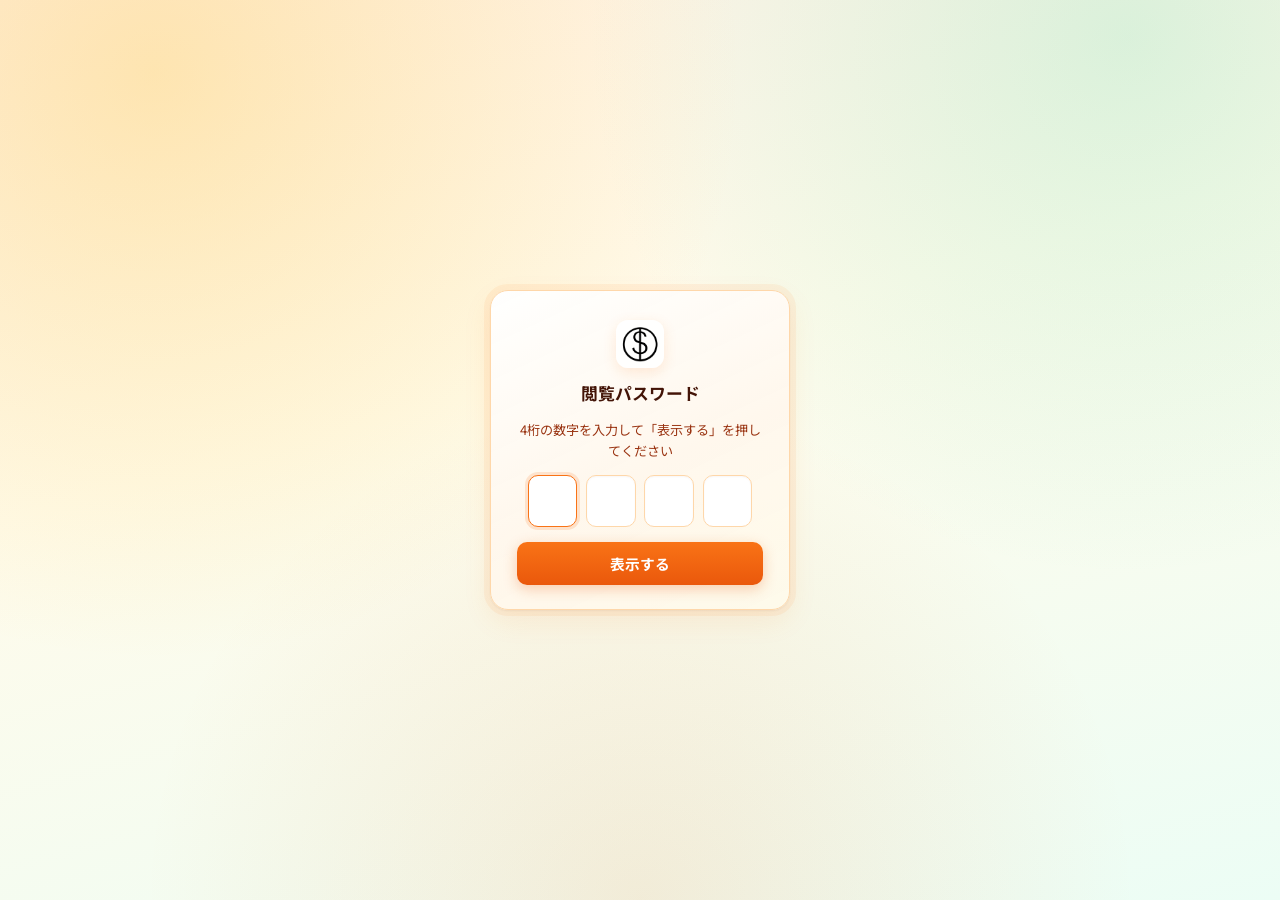
<file: index.html>
<!DOCTYPE html>
<html lang="ja">
<head>
  <meta charset="UTF-8">
  <meta name="viewport" content="width=device-width, initial-scale=1.0">
  <title>出数表入力</title>
  <meta name="theme-color" content="#f97316">
  <meta name="apple-mobile-web-app-capable" content="yes">
  <meta name="apple-mobile-web-app-title" content="出数表入力">
  <link rel="icon" href="images/icon-192.png" type="image/png">
  <link rel="apple-touch-icon" href="images/apple-touch-icon.png">
  <link rel="manifest" href="manifest.webmanifest">
  <link rel="stylesheet" href="theme.css">
  <link rel="preconnect" href="https://fonts.googleapis.com">
  <link rel="preconnect" href="https://fonts.gstatic.com" crossorigin>
  <link href="https://fonts.googleapis.com/css2?family=Noto+Sans+JP:wght@400;500;600;700&display=swap" rel="stylesheet">
</head>
<body class="app-body">
  <main class="app-main" id="contentArea"></main>

  <script src="js/config.js"></script>
  <script src="js/links.js"></script>
  <script src="js/access-gate.js"></script>
  <script src="js/data/errors.js"></script>
  <script src="js/data/normalize.js"></script>
  <script src="js/data/json-provider.js"></script>
  <script src="js/data/apps-script-provider.js"></script>
  <script src="js/data/provider.js"></script>
  <script src="script.js"></script>
</body>
</html>
</file>
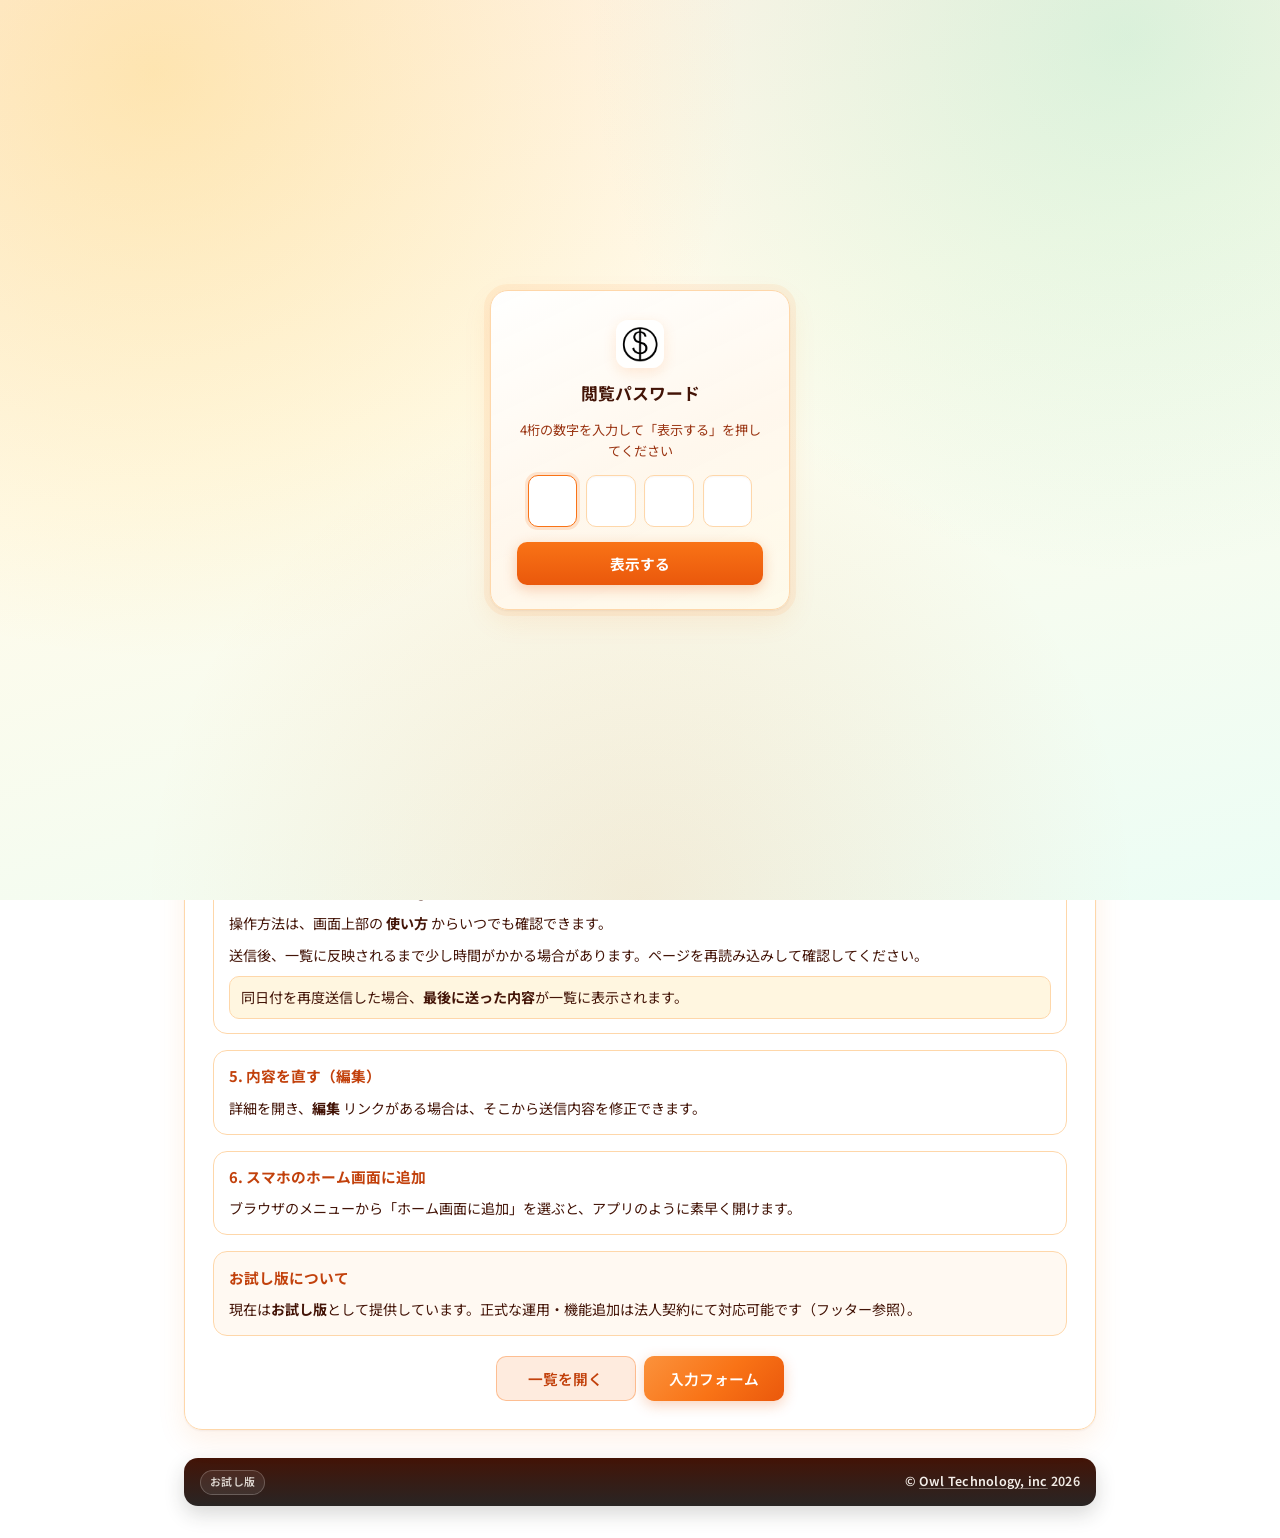
<file: manual.html>
<!DOCTYPE html>
<html lang="ja">
<head>
  <meta charset="UTF-8">
  <meta name="viewport" content="width=device-width, initial-scale=1.0">
  <title>使い方 — 出数表入力</title>
  <meta name="theme-color" content="#f97316">
  <link rel="icon" href="images/icon-192.png" type="image/png">
  <link rel="stylesheet" href="theme.css">
  <link rel="preconnect" href="https://fonts.googleapis.com">
  <link rel="preconnect" href="https://fonts.gstatic.com" crossorigin>
  <link href="https://fonts.googleapis.com/css2?family=Noto+Sans+JP:wght@400;500;600;700&display=swap" rel="stylesheet">
</head>
<body class="app-body">
  <main class="app-main" id="manualRoot" hidden>
    <div class="app-shell">
      <article class="app-page manual-page">
        <header class="manual-header">
          <a href="./" class="manual-back-link">← 一覧に戻る</a>
          <h1 class="manual-title">使い方マニュアル</h1>
          <p class="manual-lead">食堂出数入力サイトの基本的な操作です。</p>
        </header>

        <section class="manual-section">
          <h2 class="manual-section-title">0. 閲覧パスワード</h2>
          <p>一覧を開くとき、最初に<strong>4桁の数字</strong>の入力が求められます。関係者から共有された番号を入力してください。</p>
          <p class="manual-note">ブラウザのタブを閉じると、次回また入力が必要です。フッターの <strong>ログアウト</strong> でも PIN 画面に戻れます。</p>
        </section>

        <section class="manual-section">
          <h2 class="manual-section-title">1. メニューを見る</h2>
          <p>トップページに、日付ごとのメニュー一覧が表示されます。各行の左が<strong>日付</strong>、中央が<strong>日替わりメニュー</strong>です。</p>
          <p>一覧は新しい日付から順に並びます。最初は10日分が表示され、下の「さらに10日を表示」で追加できます。</p>
        </section>

        <section class="manual-section">
          <h2 class="manual-section-title">2. 詳細を開く（▽）</h2>
          <p>行の右端の <strong>▽</strong> をタップ（クリック）すると、その日の詳細が開きます。</p>
          <ul class="manual-list">
            <li>健康ランチ・おすすめ・麵ランチ・お手頃350</li>
            <li>備考・入力者</li>
            <li>画像リンク（あれば）</li>
            <li>編集（あれば）</li>
          </ul>
          <p>もう一度タップすると <strong>△</strong> になり、詳細が閉じます。</p>
        </section>

        <section class="manual-section">
          <h2 class="manual-section-title">3. 検索する</h2>
          <p>上部の検索欄に、日付・メニュー名・入力者・備考の一部を入力すると、該当する日だけに絞り込めます。</p>
          <p>メニュー名をタップしても、その名前で検索できます。右の <strong>×</strong> で検索をクリアします。</p>
        </section>

        <section class="manual-section">
          <h2 class="manual-section-title">4. 新しいメニューを入力する</h2>
          <p>上部の <strong>入力</strong> ボタンから、Google フォームが開きます。フォームの指示に従って送信してください。</p>
          <p>操作方法は、画面上部の <strong>使い方</strong> からいつでも確認できます。</p>
          <p>送信後、一覧に反映されるまで少し時間がかかる場合があります。ページを再読み込みして確認してください。</p>
          <p class="manual-note">同日付を再度送信した場合、<strong>最後に送った内容</strong>が一覧に表示されます。</p>
        </section>

        <section class="manual-section">
          <h2 class="manual-section-title">5. 内容を直す（編集）</h2>
          <p>詳細を開き、<strong>編集</strong> リンクがある場合は、そこから送信内容を修正できます。</p>
        </section>

        <section class="manual-section">
          <h2 class="manual-section-title">6. スマホのホーム画面に追加</h2>
          <p>ブラウザのメニューから「ホーム画面に追加」を選ぶと、アプリのように素早く開けます。</p>
        </section>

        <section class="manual-section manual-section--muted">
          <h2 class="manual-section-title">お試し版について</h2>
          <p>現在は<strong>お試し版</strong>として提供しています。正式な運用・機能追加は法人契約にて対応可能です（フッター参照）。</p>
        </section>

        <div class="manual-actions">
          <a href="./" class="home-manual-btn home-manual-btn--primary">一覧を開く</a>
          <a id="manualFormLink" class="home-input-btn" href="#" target="_blank" rel="noopener noreferrer">入力フォーム</a>
        </div>
      </article>

      <footer class="app-footer">
        <div class="app-footer-bar">
          <span class="app-footer-trial">お試し版</span>
          <span class="app-footer-copyright">© <a href="https://owl-tec.co.jp/" class="app-footer-author" target="_blank" rel="noopener noreferrer">Owl Technology, inc</a> 2026</span>
        </div>
      </footer>
    </div>
  </main>

  <script src="js/links.js"></script>
  <script src="js/access-gate.js"></script>
  <script>
    (function () {
      function showManual() {
        var root = document.getElementById('manualRoot');
        if (root) root.hidden = false;
        window.AppAccessGate?.bindSettings?.();

        var form = (window.AppLinks || {}).orderForm;
        var link = document.getElementById('manualFormLink');
        if (link && form && form !== '#') link.href = form;
        else if (link) link.style.display = 'none';
      }

      if (window.AppAccessGate) {
        window.AppAccessGate.requireAccess(showManual);
      } else {
        showManual();
      }
    })();
  </script>
</body>
</html>
</file>
<file: theme.css>
/* ========================================
   出数管理表 — 食堂向けUI
   ======================================== */

:root {
  --accent: #ea580c;
  --accent-warm: #f97316;
  --accent-sunny: #fbbf24;
  --accent-fresh: #22c55e;
  --accent-dim: rgba(249, 115, 22, 0.14);
  --accent-hover: #c2410c;
  --accent-border: rgba(249, 115, 22, 0.38);
  --bg-active: rgba(251, 191, 36, 0.22);
  --shadow-soft: 0 8px 24px rgba(249, 115, 22, 0.12);
  --shadow-btn: 0 4px 14px rgba(234, 88, 12, 0.28);

  --bg-base: #fff7ed;
  --bg-card: rgba(255, 255, 255, 0.94);
  --bg-card-hover: #fff1e6;
  --bg-input: #ffffff;
  --border: #fdba74;
  --border-light: #fed7aa;
  --text-primary: #431407;
  --text-secondary: #7c2d12;
  --text-muted: #9a3412;
  --text-soft: rgba(67, 20, 7, 0.55);
  --radius-md: 10px;
  --radius-lg: 14px;
  --radius-xl: 18px;
  --font-sans: 'Noto Sans JP', system-ui, sans-serif;
  --ring-focus: 0 0 0 3px rgba(249, 115, 22, 0.16);
  --shadow-card: 0 1px 2px rgba(67, 20, 7, 0.05), 0 10px 28px rgba(249, 115, 22, 0.1);
  --app-max-width: 100%;
  --app-shell-padding: 0.75rem 0.85rem 2rem;
}

body.app-body {
  font-family: var(--font-sans);
  background:
    radial-gradient(circle at 12% 8%, rgba(251, 191, 36, 0.28), transparent 42%),
    radial-gradient(circle at 88% 4%, rgba(52, 211, 153, 0.18), transparent 38%),
    radial-gradient(circle at 50% 100%, rgba(249, 115, 22, 0.12), transparent 45%),
    linear-gradient(165deg, #fff1e6 0%, #fffbeb 42%, #ecfdf5 100%);
  background-attachment: fixed;
  color: var(--text-primary);
  min-height: 100vh;
  margin: 0;
  line-height: 1.6;
  display: flex;
  flex-direction: column;
  -webkit-font-smoothing: antialiased;
}

*, *::before, *::after {
  box-sizing: border-box;
}

button, input {
  font-family: inherit;
  font-size: inherit;
}

button {
  cursor: pointer;
  border: none;
  background: none;
  color: inherit;
}

a {
  color: var(--accent);
  text-decoration: none;
}

a:hover {
  color: var(--accent-hover);
}

.app-main {
  position: relative;
  z-index: 1;
  flex: 1;
  display: flex;
  flex-direction: column;
  width: 100%;
  max-width: var(--app-max-width);
  margin: 0 auto;
  min-height: 100vh;
  padding: var(--app-shell-padding);
}

.app-shell {
  flex: 1;
  display: flex;
  flex-direction: column;
  gap: 1rem;
  width: 100%;
}

.app-page {
  display: flex;
  flex-direction: column;
  gap: 0.85rem;
  flex: 1;
  padding: 0.9rem 0.95rem 1rem;
  background: var(--bg-card);
  border: 1px solid var(--border-light);
  border-radius: var(--radius-xl);
  box-shadow: var(--shadow-card);
  backdrop-filter: blur(8px);
}

.app-header-tools {
  display: flex;
  flex-direction: column;
  align-items: stretch;
  gap: 0.65rem;
  padding: 0.75rem 1rem 0.85rem 1.15rem;
  border-top: 1px solid rgba(253, 186, 116, 0.38);
  background: rgba(255, 255, 255, 0.58);
}

.app-header-tools .home-search-row {
  width: 100%;
  margin-bottom: 0;
}

.app-header-tools .home-input-btn {
  align-self: stretch;
  width: 100%;
}

.home-manual-btn {
  display: inline-flex;
  align-items: center;
  justify-content: center;
  min-width: 108px;
  padding: 0.62rem 1.1rem;
  border-radius: var(--radius-md);
  border: 1px solid var(--border);
  background: rgba(255, 255, 255, 0.92);
  color: var(--text-secondary);
  font-weight: 600;
  font-size: 0.92rem;
  text-decoration: none;
  transition: background 0.15s ease, border-color 0.15s ease, color 0.15s ease;
}

.home-manual-btn:hover {
  border-color: var(--accent-warm);
  background: var(--bg-active);
  color: var(--accent-hover);
  text-decoration: none;
}

.home-manual-btn--primary {
  border-color: var(--accent-border);
  background: var(--accent-dim);
  color: var(--accent-hover);
}

@media (min-width: 640px) {
  :root {
    --app-max-width: 640px;
    --app-shell-padding: 1.25rem 1.25rem 2.5rem;
  }

  .app-header-tools {
    flex-direction: row;
    align-items: center;
    gap: 1rem;
  }

  .app-header-tools .home-search-row {
    flex: 1;
  }

  .app-header-tools .home-input-btn {
    align-self: auto;
    width: auto;
    flex-shrink: 0;
    min-width: 132px;
  }
}

@media (min-width: 900px) {
  :root {
    --app-max-width: 880px;
    --app-shell-padding: 2rem 1.5rem 2rem;
  }

  .app-shell {
    gap: 1rem;
  }

  .app-page {
    gap: 1.15rem;
    padding: 1.5rem 1.75rem 1.75rem;
  }

  .app-header {
    margin-bottom: 0.5rem;
  }

  .app-header-title {
    font-size: 1.55rem;
  }

  .app-header-logo {
    width: 52px;
    height: 52px;
  }

  .home-search-input {
    padding: 0.8rem 2.5rem 0.8rem 2.65rem;
    font-size: 1rem;
  }

  .day-row-head {
    grid-template-columns: 4.5rem 1fr auto;
    gap: 1rem;
    padding: 1rem 1.25rem;
  }

  .day-row-date {
    font-size: 1.1rem;
  }

  .day-row-daily {
    font-size: 1rem;
  }

  .day-row-detail {
    padding: 0 1.25rem 1rem 5.5rem;
  }

  .day-detail-row {
    grid-template-columns: 7rem 1fr;
    font-size: 0.95rem;
  }

  .load-more-btn {
    margin-top: 1rem;
    padding: 0.85rem 1rem;
    font-size: 0.95rem;
  }

  .app-list-meta {
    grid-template-columns: repeat(3, minmax(0, 1fr));
  }

  .app-list-meta-item {
    border-top: none;
    border-left: 1px solid var(--border);
  }

  .app-list-meta-item:first-child {
    border-left: none;
  }
}

@media (min-width: 1200px) {
  :root {
    --app-max-width: 960px;
  }
}

.app-header {
  position: sticky;
  top: 0;
  z-index: 40;
  margin-bottom: 1rem;
  border: 1px solid var(--border-light);
  border-radius: var(--radius-lg);
  background: linear-gradient(135deg, #fff7ed 0%, #ffedd5 48%, #fffbeb 100%);
  box-shadow: var(--shadow-card);
  overflow: hidden;
}

.app-header::before {
  content: '';
  position: absolute;
  top: 0;
  left: 0;
  bottom: 0;
  width: 4px;
  background: linear-gradient(180deg, var(--accent-warm), var(--accent-sunny));
  pointer-events: none;
}

.app-header-brand {
  display: flex;
  align-items: center;
  gap: 0.75rem;
  padding: 0.85rem 1rem 0.85rem 1.15rem;
}

.app-header-logo {
  width: 48px;
  height: 48px;
  object-fit: contain;
  flex-shrink: 0;
  border-radius: 10px;
  background: rgba(255, 255, 255, 0.92);
  padding: 0.15rem;
  box-shadow: 0 1px 4px rgba(249, 115, 22, 0.1);
}

.app-header-text {
  flex: 1;
  min-width: 0;
  text-align: left;
}

.app-header-title {
  margin: 0;
  font-size: clamp(1.08rem, 4vw, 1.32rem);
  font-weight: 700;
  color: var(--text-primary);
  letter-spacing: 0.02em;
  line-height: 1.25;
}

.app-header-tagline {
  margin: 0.14rem 0 0;
  font-size: 0.74rem;
  font-weight: 500;
  color: var(--text-muted);
  line-height: 1.3;
}

.app-header-help {
  flex-shrink: 0;
  padding: 0.34rem 0.72rem;
  border-radius: 999px;
  border: 1px solid var(--border-light);
  background: rgba(255, 255, 255, 0.9);
  font-size: 0.74rem;
  font-weight: 600;
  color: var(--text-secondary);
  text-decoration: none;
  white-space: nowrap;
  transition: background 0.15s ease, border-color 0.15s ease, color 0.15s ease;
}

.app-header-help:hover {
  border-color: var(--accent-warm);
  background: var(--bg-active);
  color: var(--accent-hover);
  text-decoration: none;
}

.app-header-help:focus-visible {
  outline: none;
  box-shadow: var(--ring-focus);
}

.notice-banner--inline {
  margin-bottom: 0.75rem;
}

.notice-banner--inline .notice-item {
  padding: 0.65rem 0.75rem;
  border-radius: var(--radius-md);
  border: 1px solid #fcd34d;
  background: #fffbeb;
  font-size: 0.85rem;
}

.notice-banner--inline .notice-title {
  font-weight: 600;
  color: #92400e;
}

.notice-banner--inline .notice-message {
  color: #78350f;
}

.home-menu-assignee {
  margin-top: 0.65rem;
  font-size: 0.85rem;
  color: var(--text-secondary);
}

/* ---- 閲覧ゲート ---- */

.access-gate {
  display: flex;
  align-items: center;
  justify-content: center;
  min-height: min(72vh, 540px);
  padding: 1.5rem 1rem;
}

.access-gate-card {
  display: flex;
  flex-direction: column;
  align-items: center;
  gap: 0.75rem;
  width: min(100%, 300px);
  padding: 1.85rem 1.65rem 1.55rem;
  border: 1px solid var(--border-light);
  border-radius: var(--radius-xl);
  background: linear-gradient(155deg, rgba(255, 255, 255, 0.97) 0%, rgba(255, 247, 237, 0.94) 55%, rgba(255, 251, 235, 0.92) 100%);
  box-shadow: var(--shadow-card), 0 0 0 6px rgba(249, 115, 22, 0.07);
  text-align: center;
}

.access-gate-card--shake {
  animation: accessGateShake 0.42s ease;
}

.access-gate-logo {
  width: 48px;
  height: 48px;
  object-fit: contain;
  border-radius: 12px;
  background: rgba(255, 255, 255, 0.94);
  padding: 0.15rem;
  box-shadow: 0 4px 14px rgba(249, 115, 22, 0.14);
}

.access-gate-title {
  margin: 0;
  font-size: 1.05rem;
  font-weight: 700;
  color: var(--text-primary);
}

.access-gate-lead {
  margin: 0;
  font-size: 0.82rem;
  color: var(--text-muted);
}

.access-gate-input-row {
  width: 100%;
  margin-top: 0.15rem;
}

.access-gate-pins {
  display: flex;
  justify-content: center;
  gap: 0.55rem;
  width: 100%;
  margin-top: 0.15rem;
}

.access-gate-digit {
  width: 3.1rem;
  height: 3.25rem;
  padding: 0;
  border: 1px solid var(--border-light);
  border-radius: var(--radius-md);
  background: #fff;
  color: var(--text-primary);
  font-size: 1.55rem;
  font-weight: 700;
  text-align: center;
  font-variant-numeric: tabular-nums;
  box-shadow: inset 0 1px 2px rgba(67, 20, 7, 0.04);
  transition: border-color 0.15s ease, box-shadow 0.15s ease, background 0.15s ease;
}

.access-gate-digit:focus {
  outline: none;
  border-color: var(--accent-warm);
  box-shadow: var(--ring-focus);
}

.access-gate-digit--filled {
  background: #fffaf5;
}

.access-gate-host .access-gate-card--shake .access-gate-digit {
  border-color: #f87171;
}

.access-gate-input {
  width: 100%;
  padding: 0.85rem 1rem;
  border: 1px solid var(--border-light);
  border-radius: var(--radius-md);
  background: #fff;
  color: var(--text-primary);
  font-size: 1.65rem;
  font-weight: 700;
  letter-spacing: 0.45em;
  text-align: center;
  font-variant-numeric: tabular-nums;
  box-shadow: inset 0 1px 2px rgba(67, 20, 7, 0.04);
  transition: border-color 0.15s ease, box-shadow 0.15s ease;
}

.access-gate-input:focus {
  outline: none;
  border-color: var(--accent-warm);
  box-shadow: var(--ring-focus);
}

.access-gate-input--error {
  border-color: #f87171;
  box-shadow: 0 0 0 3px rgba(248, 113, 113, 0.18);
}

.access-gate-error {
  margin: 0;
  font-size: 0.8rem;
  font-weight: 600;
  color: #dc2626;
}

.access-gate-submit {
  width: 100%;
  margin-top: 0.15rem;
  padding: 0.68rem 1rem;
  border: none;
  border-radius: var(--radius-md);
  background: linear-gradient(180deg, var(--accent-warm), var(--accent));
  color: #fff;
  font-size: 0.92rem;
  font-weight: 700;
  box-shadow: var(--shadow-btn);
  cursor: pointer;
  transition: filter 0.15s ease, transform 0.15s ease;
}

.access-gate-submit:hover {
  filter: brightness(1.05);
}

.access-gate-submit--inline {
  width: auto;
  min-width: 108px;
  margin-top: 0;
}

.access-settings {
  position: fixed;
  inset: 0;
  z-index: 300;
  display: grid;
  place-items: center;
  padding: 1rem;
}

.access-settings-backdrop {
  position: absolute;
  inset: 0;
  background: rgba(67, 20, 7, 0.35);
}

.access-settings-dialog {
  position: relative;
  z-index: 1;
  width: min(100%, 360px);
  padding: 1.35rem 1.25rem 1.15rem;
  border: 1px solid var(--border-light);
  border-radius: var(--radius-xl);
  background: linear-gradient(155deg, rgba(255, 255, 255, 0.98), rgba(255, 247, 237, 0.96));
  box-shadow: var(--shadow-card);
}

.access-settings-title {
  margin: 0 0 0.35rem;
  font-size: 1.05rem;
  font-weight: 700;
}

.access-settings-lead {
  margin: 0 0 1rem;
  font-size: 0.8rem;
  color: var(--text-muted);
  line-height: 1.5;
}

.access-settings-field {
  display: flex;
  flex-direction: column;
  gap: 0.35rem;
  margin-bottom: 0.75rem;
  font-size: 0.78rem;
  font-weight: 600;
  color: var(--text-secondary);
}

.access-settings-field .access-gate-input {
  font-size: 1.2rem;
  letter-spacing: 0.35em;
}

.access-settings-message {
  margin: 0 0 0.75rem;
  font-size: 0.82rem;
  font-weight: 600;
}

.access-settings-message--error {
  color: #dc2626;
}

.access-settings-message--ok {
  color: #15803d;
}

.access-settings-actions {
  display: flex;
  justify-content: flex-end;
  gap: 0.55rem;
}

.app-footer-bar-actions {
  display: inline-flex;
  align-items: center;
  gap: 0.65rem;
  flex-wrap: wrap;
  justify-content: flex-end;
}

.app-footer-pin-btn {
  padding: 0.22rem 0.55rem;
  border: 1px solid rgba(255, 255, 255, 0.18);
  border-radius: 999px;
  background: rgba(255, 255, 255, 0.08);
  color: rgba(255, 255, 255, 0.88);
  font-size: 0.68rem;
  font-weight: 600;
  cursor: pointer;
  transition: background 0.15s ease, border-color 0.15s ease;
}

.app-footer-pin-btn:hover {
  background: rgba(255, 255, 255, 0.14);
  border-color: rgba(255, 255, 255, 0.28);
}

@keyframes accessGateShake {
  0%, 100% { transform: translateX(0); }
  20% { transform: translateX(-6px); }
  40% { transform: translateX(6px); }
  60% { transform: translateX(-4px); }
  80% { transform: translateX(4px); }
}

@media (prefers-reduced-motion: reduce) {
  .access-gate-card--shake {
    animation: none;
  }
}

.access-gate-host {
  position: fixed;
  inset: 0;
  z-index: 500;
  display: flex;
  align-items: center;
  justify-content: center;
  background:
    radial-gradient(circle at 12% 8%, rgba(251, 191, 36, 0.28), transparent 42%),
    radial-gradient(circle at 88% 4%, rgba(52, 211, 153, 0.18), transparent 38%),
    radial-gradient(circle at 50% 100%, rgba(249, 115, 22, 0.12), transparent 45%),
    linear-gradient(165deg, #fff1e6 0%, #fffbeb 42%, #ecfdf5 100%);
}

.access-gate-host .access-gate {
  min-height: auto;
  padding: 0;
  width: 100%;
}

.portal-loading {
  display: flex;
  align-items: center;
  justify-content: center;
  min-height: min(72vh, 540px);
  padding: 1.5rem 1rem;
}

.portal-loading--overlay {
  position: fixed;
  inset: 0;
  z-index: 100;
  min-height: 100vh;
  margin: 0;
  padding: 1.5rem 1rem;
  background:
    radial-gradient(circle at 12% 8%, rgba(251, 191, 36, 0.28), transparent 42%),
    radial-gradient(circle at 88% 4%, rgba(52, 211, 153, 0.18), transparent 38%),
    radial-gradient(circle at 50% 100%, rgba(249, 115, 22, 0.12), transparent 45%),
    linear-gradient(165deg, #fff1e6 0%, #fffbeb 42%, #ecfdf5 100%);
  transition: opacity 0.52s ease;
}

.app-reveal {
  width: 100%;
}

.portal-loading-card {
  position: relative;
  display: flex;
  flex-direction: column;
  align-items: center;
  gap: 0.8rem;
  width: min(100%, 280px);
  padding: 2rem 1.75rem 1.65rem;
  border: 1px solid var(--border-light);
  border-radius: var(--radius-xl);
  background: linear-gradient(155deg, rgba(255, 255, 255, 0.97) 0%, rgba(255, 247, 237, 0.94) 55%, rgba(255, 251, 235, 0.92) 100%);
  box-shadow: var(--shadow-card), 0 0 0 6px rgba(249, 115, 22, 0.07);
  overflow: hidden;
  transition: opacity 0.52s ease, transform 0.52s ease;
}

.portal-loading--exit {
  opacity: 0;
  pointer-events: none;
}

.portal-loading--exit .portal-loading-card {
  opacity: 0;
  transform: scale(0.94) translateY(12px);
}

.app-shell--enter {
  opacity: 0;
  transform: translateY(10px);
  transition: opacity 0.52s ease, transform 0.52s ease;
}

.app-shell--enter.is-visible {
  opacity: 1;
  transform: translateY(0);
}

.day-list-mount--enter {
  opacity: 0;
  transform: translateY(12px);
  transition: opacity 0.42s ease, transform 0.42s ease;
}

.day-list-mount--enter.is-visible {
  opacity: 1;
  transform: translateY(0);
}

.portal-loading-card::before {
  content: '';
  position: absolute;
  inset: 0;
  background:
    radial-gradient(circle at 50% -10%, rgba(251, 191, 36, 0.28), transparent 58%),
    radial-gradient(circle at 100% 100%, rgba(34, 197, 94, 0.12), transparent 45%);
  pointer-events: none;
}

.portal-loading-logo-wrap {
  position: relative;
  z-index: 1;
  display: grid;
  place-items: center;
  width: 88px;
  height: 88px;
}

.portal-loading-ring {
  position: absolute;
  inset: 0;
  border-radius: 50%;
  border: 3px solid rgba(254, 215, 170, 0.55);
  border-top-color: var(--accent-warm);
  border-right-color: var(--accent-sunny);
  border-bottom-color: var(--accent-fresh);
  animation: loadingRingSpin 1.15s linear infinite;
}

.portal-loading-logo {
  width: 56px;
  height: 56px;
  object-fit: contain;
  padding: 0.18rem;
  border-radius: 14px;
  background: rgba(255, 255, 255, 0.94);
  box-shadow: 0 6px 18px rgba(249, 115, 22, 0.18);
  animation: loadingLogoFloat 2.4s ease-in-out infinite;
}

.portal-loading-brand {
  position: relative;
  z-index: 1;
  margin: 0;
  font-size: 1.08rem;
  font-weight: 700;
  letter-spacing: 0.03em;
  color: var(--accent-hover);
}

.portal-loading-message {
  position: relative;
  z-index: 1;
  margin: 0;
  font-size: 0.82rem;
  font-weight: 500;
  color: var(--text-muted);
  animation: loadingMessagePulse 2s ease-in-out infinite;
}

.portal-loading-dots {
  position: relative;
  z-index: 1;
  display: flex;
  align-items: center;
  justify-content: center;
  gap: 0.5rem;
  margin-top: 0.15rem;
}

.portal-loading-dots span {
  width: 0.58rem;
  height: 0.58rem;
  border-radius: 50%;
  box-shadow: 0 2px 6px rgba(67, 20, 7, 0.12);
  animation: loadingDotBounce 1.15s ease-in-out infinite;
}

.portal-loading-dots span:nth-child(1) {
  background: var(--accent-warm);
}

.portal-loading-dots span:nth-child(2) {
  background: var(--accent-sunny);
  animation-delay: 0.14s;
}

.portal-loading-dots span:nth-child(3) {
  background: var(--accent-fresh);
  animation-delay: 0.28s;
}

@keyframes loadingRingSpin {
  to { transform: rotate(360deg); }
}

@keyframes loadingLogoFloat {
  0%, 100% { transform: translateY(0) scale(1); }
  50% { transform: translateY(-5px) scale(1.04); }
}

@keyframes loadingDotBounce {
  0%, 70%, 100% { transform: translateY(0); opacity: 0.45; }
  35% { transform: translateY(-9px); opacity: 1; }
}

@keyframes loadingMessagePulse {
  0%, 100% { opacity: 0.72; }
  50% { opacity: 1; }
}

@media (prefers-reduced-motion: reduce) {
  .portal-loading-ring,
  .portal-loading-logo,
  .portal-loading-message,
  .portal-loading-dots span {
    animation: none;
  }

  .portal-loading--exit,
  .portal-loading--exit .portal-loading-card,
  .app-shell--enter,
  .day-list-mount--enter {
    opacity: 1;
    transform: none;
    transition: none;
  }
}

.error-panel {
  margin-top: 3rem;
  padding: 1.5rem;
  border: 1px solid #fecaca;
  border-radius: var(--radius-lg);
  background: #fef2f2;
  text-align: center;
}

.error-panel h2 {
  font-size: 1.1rem;
  margin-bottom: 0.5rem;
}

.error-message {
  color: var(--text-secondary);
  font-size: 0.9rem;
  margin-bottom: 1rem;
}

.error-retry-btn {
  display: inline-flex;
  align-items: center;
  justify-content: center;
  min-width: 132px;
  padding: 0.62rem 1.25rem;
  border-radius: var(--radius-md);
  border: 1px solid var(--accent-border);
  background: linear-gradient(180deg, var(--accent-warm), var(--accent));
  color: #fff;
  font-weight: 700;
  font-size: 0.92rem;
  box-shadow: var(--shadow-btn);
  transition: transform 0.15s ease, box-shadow 0.15s ease, filter 0.15s ease;
}

.error-retry-btn:hover {
  filter: brightness(1.05);
  transform: translateY(-1px);
}

.error-retry-btn:active {
  transform: translateY(0);
}

.empty-note {
  color: var(--text-muted);
  font-size: 0.95rem;
}

.site-brand-icon,
.footer-icon {
  display: inline-flex;
  align-items: center;
  justify-content: center;
  width: 40px;
  height: 40px;
  font-size: 1.5rem;
  border-radius: var(--radius-md);
  background: var(--accent-dim);
  flex-shrink: 0;
}

.footer-icon {
  width: 52px;
  height: 52px;
  font-size: 1.75rem;
}

.status-pending { color: var(--status-pending); background: var(--status-pending-bg); }
.status-in_progress { color: var(--status-progress); background: var(--status-progress-bg); }
.status-done { color: var(--status-done); background: var(--status-done-bg); }
.status-cancelled { color: var(--status-cancelled); background: var(--status-cancelled-bg); }

.quantity-highlight {
  font-size: 1.35rem;
  font-weight: 700;
  color: var(--accent-hover);
  font-variant-numeric: tabular-nums;
}

.due-date--overdue {
  color: var(--status-dead);
}

.due-date--soon {
  color: var(--status-missing);
}

.order-summary-grid {
  display: grid;
  grid-template-columns: repeat(auto-fit, minmax(140px, 1fr));
  gap: 0.75rem;
  margin-top: 0.5rem;
}

.order-summary-item {
  background: var(--bg-card);
  border: 1px solid var(--border);
  border-radius: var(--radius-md);
  padding: 0.85rem 1rem;
}

.order-summary-item dt {
  font-size: 0.75rem;
  color: var(--text-muted);
  margin-bottom: 0.25rem;
}

.order-summary-item dd {
  font-size: 1.1rem;
  font-weight: 600;
  font-variant-numeric: tabular-nums;
}

.order-table-wrap {
  overflow-x: auto;
  margin-top: 0.5rem;
}

.order-table {
  width: 100%;
  border-collapse: collapse;
  font-size: 0.875rem;
}

.order-table th,
.order-table td {
  padding: 0.55rem 0.65rem;
  border-bottom: 1px solid var(--border);
  text-align: left;
}

.order-table th {
  color: var(--text-muted);
  font-weight: 500;
  font-size: 0.75rem;
}

.order-table tr[data-nav-section] {
  cursor: pointer;
}

.order-table tr[data-nav-section]:hover td {
  background: var(--bg-card-hover);
}

.order-table .col-qty {
  text-align: right;
  font-variant-numeric: tabular-nums;
  font-weight: 600;
}

.list-item-qty {
  font-size: 0.8rem;
  color: var(--accent-hover);
  font-weight: 600;
  font-variant-numeric: tabular-nums;
  white-space: nowrap;
}

/* ---- メイン画面 ---- */

.home-page,
.app-page .home-controls {
  width: 100%;
}

.home-title {
  font-size: 1.75rem;
  font-weight: 700;
  padding: 0.85rem 1rem;
  border: 1px solid var(--border);
  border-radius: var(--radius-md);
  background: var(--bg-card);
  margin-bottom: 1rem;
}

/* ---- メイン画面 ---- */

.home-banner {
  display: flex;
  align-items: center;
  justify-content: center;
  gap: 0.75rem;
  padding: 1rem 1.25rem;
  border: 2px solid var(--border-light);
  border-radius: var(--radius-lg);
  background: linear-gradient(135deg, #fff7ed, #fef9c3);
  margin-bottom: 0.65rem;
  box-shadow: var(--shadow-soft);
}

.home-banner-title {
  font-size: clamp(1.35rem, 5vw, 1.85rem);
  font-weight: 800;
  color: var(--text-primary);
  letter-spacing: 0.02em;
  line-height: 1.2;
}

.home-banner-logo {
  flex-shrink: 0;
}

.home-subtitle {
  color: var(--text-secondary);
  font-size: 0.95rem;
  margin-bottom: 1rem;
}

.home-search-row {
  position: relative;
}

.home-search-icon {
  position: absolute;
  left: 0.85rem;
  top: 50%;
  transform: translateY(-50%);
  width: 18px;
  height: 18px;
  color: var(--accent-warm);
  pointer-events: none;
}

.home-search-input {
  width: 100%;
  padding: 0.68rem 2.4rem 0.68rem 2.45rem;
  background: #ffffff;
  border: 1px solid var(--border-light);
  border-radius: var(--radius-md);
  color: var(--text-primary);
  box-shadow: inset 0 1px 2px rgba(67, 20, 7, 0.04);
  transition: border-color 0.15s ease, box-shadow 0.15s ease;
}

.home-search-input::-webkit-search-cancel-button,
.home-search-input::-webkit-search-decoration {
  -webkit-appearance: none;
  appearance: none;
}

.home-search-clear {
  position: absolute;
  right: 0.4rem;
  top: 50%;
  transform: translateY(-50%);
  display: inline-flex;
  align-items: center;
  justify-content: center;
  width: 1.65rem;
  height: 1.65rem;
  padding: 0;
  border: none;
  border-radius: 999px;
  background: transparent;
  color: var(--text-muted);
  cursor: pointer;
}

.home-search-clear[hidden] {
  display: none;
}

.home-search-clear svg {
  width: 14px;
  height: 14px;
}

.home-search-clear:hover,
.home-search-clear:focus-visible {
  background: var(--bg-active);
  color: var(--text-secondary);
  outline: none;
}

.home-search-input:focus {
  outline: none;
  border-color: var(--accent-warm);
  box-shadow: var(--ring-focus);
}

.home-input-btn {
  display: inline-flex;
  align-items: center;
  justify-content: center;
  min-width: 120px;
  padding: 0.62rem 1.5rem;
  border-radius: var(--radius-md);
  border: none;
  background: linear-gradient(135deg, #fb923c 0%, #f97316 55%, #ea580c 100%);
  color: #ffffff;
  font-weight: 600;
  font-size: 0.92rem;
  text-decoration: none;
  box-shadow: var(--shadow-btn);
  transition: transform 0.15s ease, box-shadow 0.15s ease;
}

.home-input-btn:hover {
  transform: translateY(-1px);
  box-shadow: 0 6px 18px rgba(234, 88, 12, 0.34);
  text-decoration: none;
  color: #ffffff;
}

.home-input-btn--disabled {
  opacity: 0.45;
  cursor: not-allowed;
}

/* ---- 一覧ヘッダー ---- */

.app-list-head {
  display: flex;
  align-items: baseline;
  justify-content: space-between;
  gap: 0.75rem;
  margin-bottom: 0.15rem;
}

.app-list-title {
  margin: 0;
  font-size: 0.95rem;
  font-weight: 700;
  color: var(--text-primary);
  letter-spacing: 0.03em;
}

.app-list-lead {
  margin: 0;
  font-size: 0.72rem;
  color: var(--text-soft);
  white-space: nowrap;
}

/* ---- 一覧サマリー ---- */

.app-list-meta {
  display: grid;
  grid-template-columns: 1fr;
  gap: 0;
  margin-bottom: 0.65rem;
  border: 1px solid var(--border-light);
  border-radius: var(--radius-lg);
  background: rgba(255, 255, 255, 0.88);
  overflow: hidden;
  box-shadow: inset 0 1px 0 rgba(255, 255, 255, 0.85);
}

.app-list-meta-item {
  display: flex;
  align-items: baseline;
  justify-content: space-between;
  gap: 0.75rem;
  padding: 0.65rem 0.95rem;
  border-top: 1px solid rgba(253, 186, 116, 0.45);
  background: transparent;
}

.app-list-meta-item:first-child {
  border-top: none;
}

.app-list-meta-label {
  font-size: 0.72rem;
  font-weight: 600;
  color: var(--text-soft);
  letter-spacing: 0.04em;
}

.app-list-meta-value {
  font-size: 0.86rem;
  font-weight: 600;
  color: var(--text-primary);
  text-align: right;
  font-variant-numeric: tabular-nums;
}

.app-list-meta-item--status .app-list-meta-value {
  color: var(--accent-hover);
}

/* ---- フッター ---- */

.app-footer {
  margin-top: auto;
  width: 100%;
}

.app-footer-card {
  display: grid;
  grid-template-columns: 1fr;
  gap: 0.85rem;
  padding: 1rem 1.15rem;
  border: 1px solid var(--border-light);
  border-radius: var(--radius-lg);
  background: rgba(255, 255, 255, 0.9);
  box-shadow: var(--shadow-card);
}

.app-footer-brand {
  display: flex;
  align-items: center;
  gap: 0.75rem;
}

.app-footer-logo {
  width: 48px;
  height: 48px;
  object-fit: contain;
  flex-shrink: 0;
}

.app-footer-title {
  margin: 0;
  font-size: 0.95rem;
  font-weight: 700;
  color: var(--text-primary);
}

.app-footer-tagline {
  margin: 0.15rem 0 0;
  font-size: 0.76rem;
  color: var(--text-muted);
}

.app-footer-actions {
  display: flex;
  flex-direction: column;
  gap: 0.45rem;
}

@media (min-width: 640px) {
  .app-footer-card {
    grid-template-columns: minmax(0, 1fr) auto;
    align-items: center;
  }

  .app-footer-actions {
    align-items: flex-end;
  }
}

.app-footer-link {
  display: inline-flex;
  align-items: center;
  justify-content: center;
  padding: 0.48rem 0.85rem;
  border-radius: var(--radius-md);
  border: 1px solid var(--accent-border);
  background: var(--accent-dim);
  color: var(--accent-hover);
  font-size: 0.8rem;
  font-weight: 600;
  text-decoration: none;
}

.app-footer-link:hover {
  border-color: var(--accent-warm);
  background: var(--bg-active);
  color: var(--accent-hover);
}

.app-footer-hint {
  font-size: 0.75rem;
  color: var(--text-muted);
  line-height: 1.45;
}

.app-footer-copy {
  margin: 0.75rem 0 0;
  text-align: center;
  font-size: 0.72rem;
  color: var(--text-muted);
}

.app-footer-bar {
  display: flex;
  align-items: center;
  justify-content: space-between;
  gap: 1rem;
  margin-top: 0.75rem;
  padding: 0.7rem 1rem;
  border-radius: var(--radius-lg);
  background: linear-gradient(180deg, #431407 0%, #292524 100%);
  color: rgba(255, 251, 245, 0.92);
  box-shadow: 0 8px 20px rgba(41, 37, 36, 0.18);
}

.app-footer-trial {
  display: inline-flex;
  align-items: center;
  padding: 0.18rem 0.55rem;
  border: 1px solid rgba(255, 251, 245, 0.22);
  border-radius: 999px;
  background: rgba(255, 255, 255, 0.08);
  font-size: 0.68rem;
  font-weight: 600;
  letter-spacing: 0.04em;
  color: rgba(255, 251, 245, 0.82);
}

.app-footer-copyright {
  margin: 0;
  font-size: 0.78rem;
  font-weight: 600;
  letter-spacing: 0.02em;
  white-space: nowrap;
}

.app-footer-author {
  color: rgba(255, 251, 245, 0.95);
  text-decoration: underline;
  text-decoration-color: rgba(255, 251, 245, 0.35);
  text-underline-offset: 2px;
}

.app-footer-author:hover {
  color: #ffffff;
  text-decoration-color: currentColor;
}

.app-footer-extension,
.app-footer-contact {
  display: none;
}

/* ---- 日ごと一覧 ---- */

.day-list {
  display: flex;
  flex-direction: column;
  gap: 0;
  background: rgba(255, 255, 255, 0.92);
  border: 1px solid var(--border-light);
  border-radius: var(--radius-lg);
  overflow: hidden;
  box-shadow: var(--shadow-card);
}

.day-list-empty {
  padding: 2rem 1rem;
  text-align: center;
  background: rgba(255, 255, 255, 0.92);
  border: 1px solid var(--border-light);
  border-radius: var(--radius-lg);
  box-shadow: var(--shadow-card);
}

.day-row {
  border-bottom: 1px solid rgba(253, 186, 116, 0.45);
}

.day-row:last-child {
  border-bottom: none;
}

.day-row:nth-child(even) .day-row-head {
  background: rgba(255, 247, 237, 0.35);
}

.day-row-head {
  display: grid;
  grid-template-columns: 4.75rem 1fr auto;
  align-items: center;
  gap: 0.65rem;
  width: 100%;
  padding: 0.9rem 0.95rem;
  text-align: left;
  background: transparent;
  transition: background 0.15s ease;
}

.day-row-head:not(:disabled):hover {
  background: var(--bg-card-hover);
}

.day-row-head--plain {
  cursor: default;
}

.day-row.is-expanded .day-row-head {
  background: var(--bg-active);
}

.day-row-date {
  display: inline-flex;
  align-items: center;
  justify-content: center;
  min-width: 4.1rem;
  padding: 0.18rem 0.45rem;
  font-size: 0.88rem;
  font-weight: 800;
  color: var(--accent-hover);
  white-space: nowrap;
  font-variant-numeric: tabular-nums;
  background: rgba(255, 255, 255, 0.88);
  border: 1px solid var(--border-light);
  border-radius: 8px;
}

.day-row-daily {
  font-size: 0.94rem;
  color: var(--text-primary);
  line-height: 1.45;
  min-width: 0;
  word-break: break-word;
}

.day-row-toggle {
  font-size: 0.78rem;
  color: var(--accent-warm);
  padding: 0.2rem 0.35rem;
  flex-shrink: 0;
  font-weight: 700;
}

.day-row-detail {
  padding: 0 0.95rem 0.9rem 3.85rem;
  animation: day-slide-down 0.2s ease;
  background: linear-gradient(180deg, rgba(255, 251, 235, 0.55), rgba(255, 255, 255, 0));
}

@keyframes day-slide-down {
  from {
    opacity: 0;
    transform: translateY(-4px);
  }
  to {
    opacity: 1;
    transform: translateY(0);
  }
}

.day-detail-row {
  display: grid;
  grid-template-columns: 5.5rem 1fr;
  gap: 0.35rem;
  padding: 0.4rem 0;
  font-size: 0.9rem;
  border-top: 1px dashed var(--border);
}

.day-detail-row:first-child {
  border-top: none;
  padding-top: 0;
}

.day-detail-label {
  color: var(--text-muted);
  font-size: 0.8rem;
  font-weight: 500;
}

.day-detail-value {
  color: var(--text-primary);
  line-height: 1.45;
  word-break: break-word;
}

.day-search-link {
  display: inline;
  padding: 0;
  border: none;
  background: none;
  color: var(--accent);
  font: inherit;
  font-weight: 500;
  text-align: left;
  text-decoration: underline;
  text-decoration-color: rgba(249, 115, 22, 0.4);
  text-underline-offset: 2px;
  cursor: pointer;
}

.day-search-link:hover,
.day-search-link:focus-visible {
  color: var(--accent-hover);
  text-decoration-color: currentColor;
  outline: none;
}

.day-row-daily .day-search-link {
  font-weight: inherit;
}

.day-detail-notes {
  margin-top: 0.5rem;
  padding: 0.55rem 0.65rem;
  background: linear-gradient(135deg, #fffbeb, #ecfdf5);
  border: 1px solid var(--border-light);
  border-radius: var(--radius-md);
  font-size: 0.85rem;
  color: var(--text-secondary);
  line-height: 1.55;
}

.day-detail-images {
  display: flex;
  flex-wrap: wrap;
  align-items: center;
  gap: 0.4rem;
  margin-top: 0.55rem;
  width: 100%;
}

.day-detail-image-link {
  display: inline-flex;
  padding: 0.28rem 0.55rem;
  border-radius: 999px;
  border: 1px solid rgba(34, 197, 94, 0.35);
  background: rgba(34, 197, 94, 0.12);
  font-size: 0.76rem;
  color: #15803d;
}

.day-detail-image-link:hover {
  color: #166534;
}

.day-detail-edit-link {
  display: inline-flex;
  margin-left: auto;
  padding: 0.28rem 0.6rem;
  border-radius: 999px;
  border: 1px solid var(--accent-border);
  background: var(--accent-dim);
  font-size: 0.76rem;
  color: var(--accent-hover);
  font-weight: 600;
}

.day-detail-edit-link:hover {
  border-color: var(--accent-warm);
  color: var(--accent-hover);
  background: var(--bg-active);
}

.load-more-btn {
  display: block;
  width: 100%;
  margin-top: 0.75rem;
  padding: 0.72rem 1rem;
  border: 1px dashed var(--border);
  border-radius: var(--radius-lg);
  background: rgba(255, 255, 255, 0.88);
  color: var(--accent-hover);
  font-size: 0.88rem;
  font-weight: 600;
  transition: background 0.15s ease, border-color 0.15s ease, transform 0.15s ease;
}

.load-more-btn:hover {
  border-color: var(--accent-warm);
  color: var(--accent-hover);
  background: var(--bg-active);
  transform: translateY(-1px);
}

.search-result-count {
  margin-top: 0.65rem;
  text-align: center;
  font-size: 0.82rem;
  color: var(--text-muted);
}

/* ---- マニュアル ---- */

.manual-page {
  gap: 1rem;
}

.manual-header {
  padding-bottom: 0.35rem;
  border-bottom: 1px solid var(--border-light);
}

.manual-back-link {
  display: inline-block;
  margin-bottom: 0.65rem;
  font-size: 0.82rem;
  font-weight: 600;
  color: var(--accent-hover);
  text-decoration: none;
}

.manual-back-link:hover {
  color: var(--accent-warm);
  text-decoration: underline;
}

.manual-title {
  margin: 0;
  font-size: clamp(1.2rem, 4.5vw, 1.55rem);
  font-weight: 700;
  color: var(--text-primary);
}

.manual-lead {
  margin: 0.45rem 0 0;
  font-size: 0.9rem;
  color: var(--text-secondary);
}

.manual-section {
  padding: 0.85rem 0.95rem;
  border: 1px solid var(--border-light);
  border-radius: var(--radius-lg);
  background: rgba(255, 255, 255, 0.88);
}

.manual-section--muted {
  background: rgba(255, 247, 237, 0.72);
}

.manual-section-title {
  margin: 0 0 0.55rem;
  font-size: 0.92rem;
  font-weight: 700;
  color: var(--accent-hover);
}

.manual-section p {
  margin: 0 0 0.55rem;
  font-size: 0.88rem;
  line-height: 1.65;
  color: var(--text-primary);
}

.manual-section p:last-child {
  margin-bottom: 0;
}

.manual-list {
  margin: 0.35rem 0 0.55rem;
  padding-left: 1.2rem;
  font-size: 0.88rem;
  line-height: 1.6;
  color: var(--text-primary);
}

.manual-note {
  padding: 0.55rem 0.65rem;
  border-radius: var(--radius-md);
  background: rgba(251, 191, 36, 0.14);
  border: 1px solid var(--border-light);
}

.manual-actions {
  display: flex;
  flex-wrap: wrap;
  gap: 0.55rem;
  justify-content: center;
  padding-top: 0.25rem;
}

.manual-actions .home-input-btn,
.manual-actions .home-manual-btn {
  min-width: 140px;
}

.home-controls {
  display: flex;
  flex-direction: column;
  gap: 1rem;
}

.home-date-row,
.home-menu-row {
  display: flex;
  align-items: center;
  gap: 0.75rem;
  flex-wrap: wrap;
}

.home-field-label {
  min-width: 3.5rem;
  color: var(--text-secondary);
  font-weight: 500;
}

.home-date-input {
  padding: 0.45rem 0.65rem;
  background: var(--bg-input);
  border: 1px solid var(--border);
  border-radius: var(--radius-md);
  color: var(--text-primary);
}

.home-menu-toggle {
  display: inline-flex;
  align-items: center;
  gap: 0.45rem;
  padding: 0.45rem 0.75rem;
  border: 1px solid var(--border);
  border-radius: var(--radius-md);
  background: var(--bg-card);
  color: var(--text-primary);
}

.home-menu-toggle[aria-expanded="true"] .home-menu-caret {
  transform: rotate(180deg);
}

.home-menu-caret {
  display: inline-block;
  font-size: 0.75rem;
  color: var(--text-muted);
  transition: transform 0.2s ease;
}

.home-daily-reset {
  padding: 0.35rem 0.65rem;
  font-size: 0.8rem;
  color: var(--accent-hover);
  border: 1px solid var(--accent-border);
  border-radius: var(--radius-md);
  background: transparent;
}

.home-category-list {
  display: flex;
  flex-direction: column;
  gap: 0.55rem;
  padding-left: 4.25rem;
}

.home-category-btn {
  text-align: left;
  padding: 0.65rem 0.85rem;
  border: 1px solid var(--border);
  border-radius: var(--radius-md);
  background: var(--bg-card);
  color: var(--text-primary);
  font-weight: 500;
}

.home-category-btn:hover,
.home-category-btn.is-active {
  border-color: var(--accent-border);
  background: var(--bg-active);
  color: var(--accent-hover);
}

.home-menu-panel {
  margin-top: 0.5rem;
}

.home-menu-summary {
  color: var(--text-muted);
  font-size: 0.85rem;
  margin-bottom: 0.75rem;
}

.home-menu-list {
  list-style: none;
  display: flex;
  flex-direction: column;
  gap: 0.55rem;
}

.home-menu-item {
  display: flex;
  align-items: center;
  justify-content: space-between;
  gap: 1rem;
  padding: 0.75rem 0.85rem;
  border: 1px solid var(--border);
  border-radius: var(--radius-md);
  background: var(--bg-card);
  cursor: pointer;
}

.home-menu-item:hover {
  background: var(--bg-card-hover);
  border-color: var(--accent-border);
}

.home-menu-item-name {
  font-weight: 500;
}

.home-menu-item-qty {
  color: var(--accent-hover);
  font-weight: 700;
  font-variant-numeric: tabular-nums;
  white-space: nowrap;
}

.home-menu-empty {
  list-style: none;
}

.home-menu-card {
  margin-top: 0.75rem;
  padding: 1.25rem 1rem;
  border: 1px solid var(--border);
  border-radius: var(--radius-lg);
  background: var(--bg-card);
}

.home-menu-card--empty .home-menu-card-name {
  color: var(--text-muted);
  font-size: 1rem;
}

.home-menu-card-label {
  font-size: 0.8rem;
  color: var(--text-muted);
  margin-bottom: 0.5rem;
}

.home-menu-card-name {
  font-size: clamp(1.25rem, 5vw, 1.6rem);
  font-weight: 700;
  line-height: 1.45;
  color: var(--text-primary);
}

.home-menu-notes {
  margin-top: 1rem;
  padding-top: 0.85rem;
  border-top: 1px solid var(--border);
  font-size: 0.85rem;
  color: var(--text-secondary);
  line-height: 1.6;
}

.home-menu-images {
  display: flex;
  flex-wrap: wrap;
  gap: 0.5rem;
  margin-top: 0.85rem;
}

.home-menu-image-link {
  display: inline-flex;
  padding: 0.35rem 0.65rem;
  border-radius: var(--radius-md);
  border: 1px solid var(--accent-border);
  background: var(--accent-dim);
  font-size: 0.8rem;
  text-decoration: none;
}

.home-search-results-wrap {
  margin-top: 0.5rem;
}

.home-search-results {
  list-style: none;
  display: flex;
  flex-direction: column;
  gap: 0.45rem;
}

.home-search-item {
  display: grid;
  grid-template-columns: 5.5rem 4.5rem 1fr;
  gap: 0.35rem;
  align-items: center;
  padding: 0.65rem 0.75rem;
  border: 1px solid var(--border);
  border-radius: var(--radius-md);
  background: var(--bg-card);
  cursor: pointer;
  font-size: 0.85rem;
}

.home-search-item:hover {
  border-color: var(--accent-border);
}

.home-search-date {
  color: var(--text-muted);
}

.home-search-cat {
  color: var(--accent-hover);
  font-size: 0.75rem;
}

.menu-detail-grid {
  display: flex;
  flex-direction: column;
  gap: 0.65rem;
}

.menu-detail-row {
  display: grid;
  grid-template-columns: 6.5rem 1fr;
  gap: 0.5rem;
  padding: 0.65rem 0;
  border-bottom: 1px solid var(--border);
}

.menu-detail-row dt {
  color: var(--text-muted);
  font-size: 0.85rem;
}

.menu-detail-row dd {
  font-weight: 500;
}

@media (max-width: 640px) {
  .app-list-head {
    flex-direction: column;
    align-items: flex-start;
    gap: 0.15rem;
  }

  .app-list-lead {
    white-space: normal;
  }

  .day-row-head {
    grid-template-columns: 2.75rem 1fr auto;
    padding: 0.75rem 0.75rem;
  }

  .day-row-detail {
    padding-left: 0.75rem;
  }

  .day-detail-row {
    grid-template-columns: 1fr;
    gap: 0.15rem;
  }

  .home-search-item {
    grid-template-columns: 1fr;
  }
}
</file>
